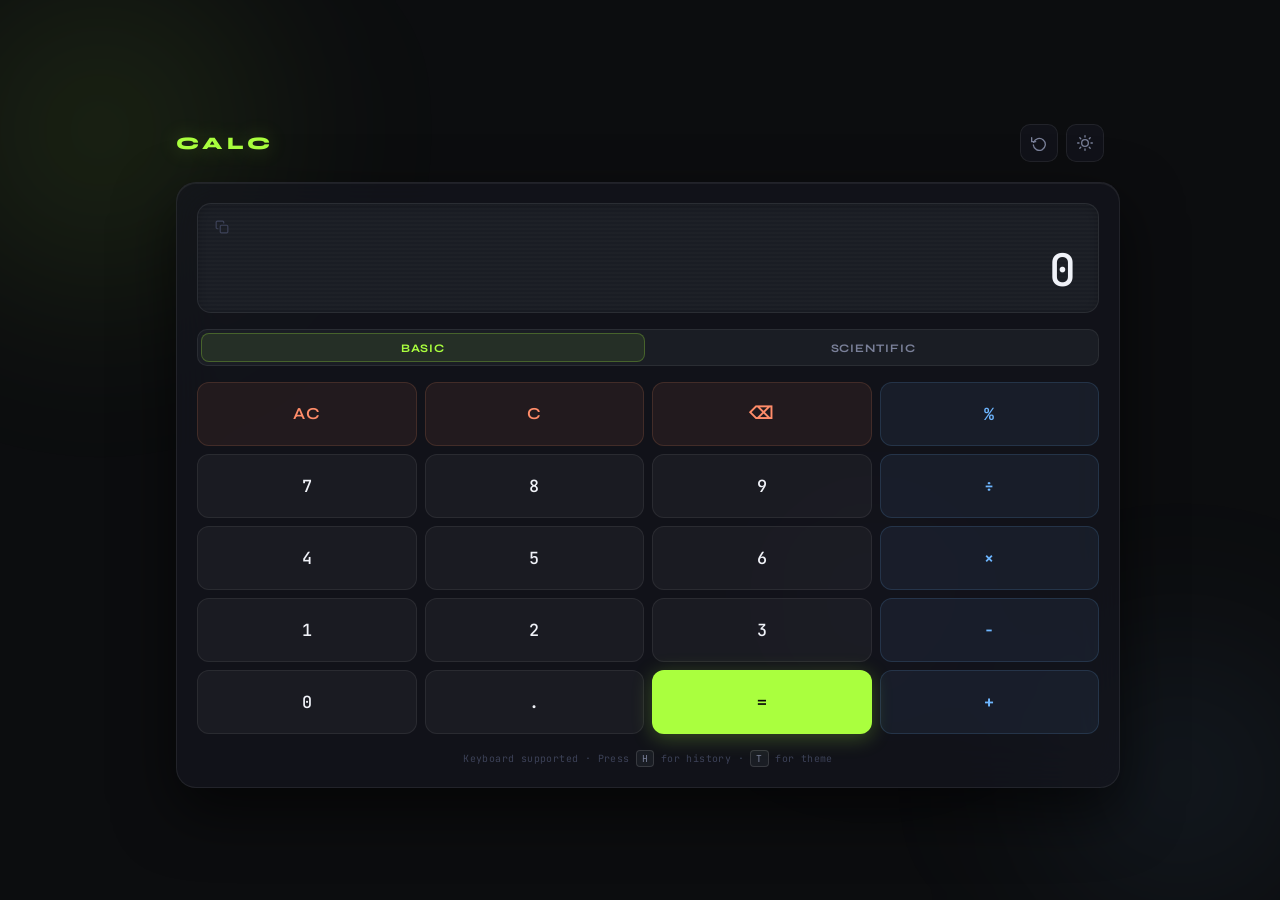
<file: index.html>
<!DOCTYPE html>
<html lang="en" data-theme="dark">
<head>
  <meta charset="UTF-8" />
  <meta name="viewport" content="width=device-width, initial-scale=1.0" />
  <title>CALC — Scientific Calculator</title>
  <link rel="stylesheet" href="style.css" />
  <!-- Google Fonts: Syne (display) + JetBrains Mono (numbers) -->
  <link rel="preconnect" href="https://fonts.googleapis.com" />
  <link rel="preconnect" href="https://fonts.gstatic.com" crossorigin />
  <link href="https://fonts.googleapis.com/css2?family=Syne:wght@400;600;700;800&family=JetBrains+Mono:wght@300;400;500;600&display=swap" rel="stylesheet" />
</head>
<body>
  <!-- Ambient background orbs -->
  <div class="bg-orb orb-1"></div>
  <div class="bg-orb orb-2"></div>
  <div class="bg-orb orb-3"></div>

  <div class="app-wrapper">

    <!-- ── TOP BAR ─────────────────────────────────── -->
    <header class="top-bar">
      <span class="logo">CALC</span>
      <div class="top-actions">
        <!-- History toggle -->
        <button class="icon-btn" id="historyToggle" title="History (H)" aria-label="Toggle history">
          <svg viewBox="0 0 24 24" fill="none" stroke="currentColor" stroke-width="2" stroke-linecap="round" stroke-linejoin="round">
            <polyline points="1 4 1 10 7 10"/><path d="M3.51 15a9 9 0 1 0 .49-3.87"/>
          </svg>
        </button>
        <!-- Theme toggle -->
        <button class="icon-btn" id="themeToggle" title="Toggle theme (T)" aria-label="Toggle theme">
          <svg class="icon-moon" viewBox="0 0 24 24" fill="none" stroke="currentColor" stroke-width="2" stroke-linecap="round" stroke-linejoin="round">
            <path d="M21 12.79A9 9 0 1 1 11.21 3 7 7 0 0 0 21 12.79z"/>
          </svg>
          <svg class="icon-sun" viewBox="0 0 24 24" fill="none" stroke="currentColor" stroke-width="2" stroke-linecap="round" stroke-linejoin="round">
            <circle cx="12" cy="12" r="5"/><line x1="12" y1="1" x2="12" y2="3"/><line x1="12" y1="21" x2="12" y2="23"/>
            <line x1="4.22" y1="4.22" x2="5.64" y2="5.64"/><line x1="18.36" y1="18.36" x2="19.78" y2="19.78"/>
            <line x1="1" y1="12" x2="3" y2="12"/><line x1="21" y1="12" x2="23" y2="12"/>
            <line x1="4.22" y1="19.78" x2="5.64" y2="18.36"/><line x1="18.36" y1="5.64" x2="19.78" y2="4.22"/>
          </svg>
        </button>
      </div>
    </header>

    <main class="calc-layout">

      <!-- ── HISTORY PANEL ───────────────────────────── -->
      <aside class="history-panel" id="historyPanel" aria-label="Calculation history">
        <div class="history-header">
          <span>History</span>
          <button class="clear-history-btn" id="clearHistory" title="Clear history">Clear</button>
        </div>
        <ul class="history-list" id="historyList">
          <li class="history-empty">No history yet</li>
        </ul>
      </aside>

      <!-- ── CALCULATOR BODY ─────────────────────────── -->
      <section class="calculator" role="main" aria-label="Calculator">

        <!-- Display -->
        <div class="display" aria-live="polite" aria-atomic="true">
          <div class="display-expression" id="expression" aria-label="Expression"></div>
          <div class="display-result" id="result" aria-label="Result">0</div>
          <button class="copy-btn" id="copyBtn" title="Copy result (Ctrl+C)" aria-label="Copy result">
            <svg viewBox="0 0 24 24" fill="none" stroke="currentColor" stroke-width="2" stroke-linecap="round" stroke-linejoin="round">
              <rect x="9" y="9" width="13" height="13" rx="2" ry="2"/><path d="M5 15H4a2 2 0 0 1-2-2V4a2 2 0 0 1 2-2h9a2 2 0 0 1 2 2v1"/>
            </svg>
            <span class="copy-tooltip">Copied!</span>
          </button>
        </div>

        <!-- Scientific mode toggle -->
        <div class="mode-bar">
          <button class="mode-btn active" id="basicMode" data-mode="basic">Basic</button>
          <button class="mode-btn" id="sciMode" data-mode="scientific">Scientific</button>
        </div>

        <!-- Scientific Panel -->
        <div class="sci-panel" id="sciPanel" aria-label="Scientific functions">
          <button class="btn btn-sci" data-action="sin">sin</button>
          <button class="btn btn-sci" data-action="cos">cos</button>
          <button class="btn btn-sci" data-action="tan">tan</button>
          <button class="btn btn-sci" data-action="log">log</button>
          <button class="btn btn-sci" data-action="ln">ln</button>
          <button class="btn btn-sci" data-action="sqrt">√</button>
          <button class="btn btn-sci" data-action="square">x²</button>
          <button class="btn btn-sci" data-action="power">xʸ</button>
          <button class="btn btn-sci" data-action="factorial">n!</button>
          <button class="btn btn-sci" data-action="pi">π</button>
          <button class="btn btn-sci" data-action="euler">e</button>
          <button class="btn btn-sci" data-action="inverse">1/x</button>
        </div>

        <!-- Main Button Grid -->
        <div class="btn-grid" id="btnGrid">
          <!-- Row 1 -->
          <button class="btn btn-util" data-action="ac">AC</button>
          <button class="btn btn-util" data-action="clear">C</button>
          <button class="btn btn-util" data-action="backspace">⌫</button>
          <button class="btn btn-op" data-action="percent">%</button>

          <!-- Row 2 -->
          <button class="btn btn-num" data-action="7">7</button>
          <button class="btn btn-num" data-action="8">8</button>
          <button class="btn btn-num" data-action="9">9</button>
          <button class="btn btn-op" data-action="divide">÷</button>

          <!-- Row 3 -->
          <button class="btn btn-num" data-action="4">4</button>
          <button class="btn btn-num" data-action="5">5</button>
          <button class="btn btn-num" data-action="6">6</button>
          <button class="btn btn-op" data-action="multiply">×</button>

          <!-- Row 4 -->
          <button class="btn btn-num" data-action="1">1</button>
          <button class="btn btn-num" data-action="2">2</button>
          <button class="btn btn-num" data-action="3">3</button>
          <button class="btn btn-op" data-action="subtract">−</button>

          <!-- Row 5 -->
          <button class="btn btn-num btn-zero" data-action="0">0</button>
          <button class="btn btn-num" data-action="decimal">.</button>
          <button class="btn btn-eq" data-action="equals">=</button>
          <button class="btn btn-op" data-action="add">+</button>
        </div>

        <!-- Keyboard hint -->
        <p class="keyboard-hint">Keyboard supported · Press <kbd>H</kbd> for history · <kbd>T</kbd> for theme</p>
      </section>

    </main>
  </div>

  <script src="script.js"></script>
</body>
</html>
</file>
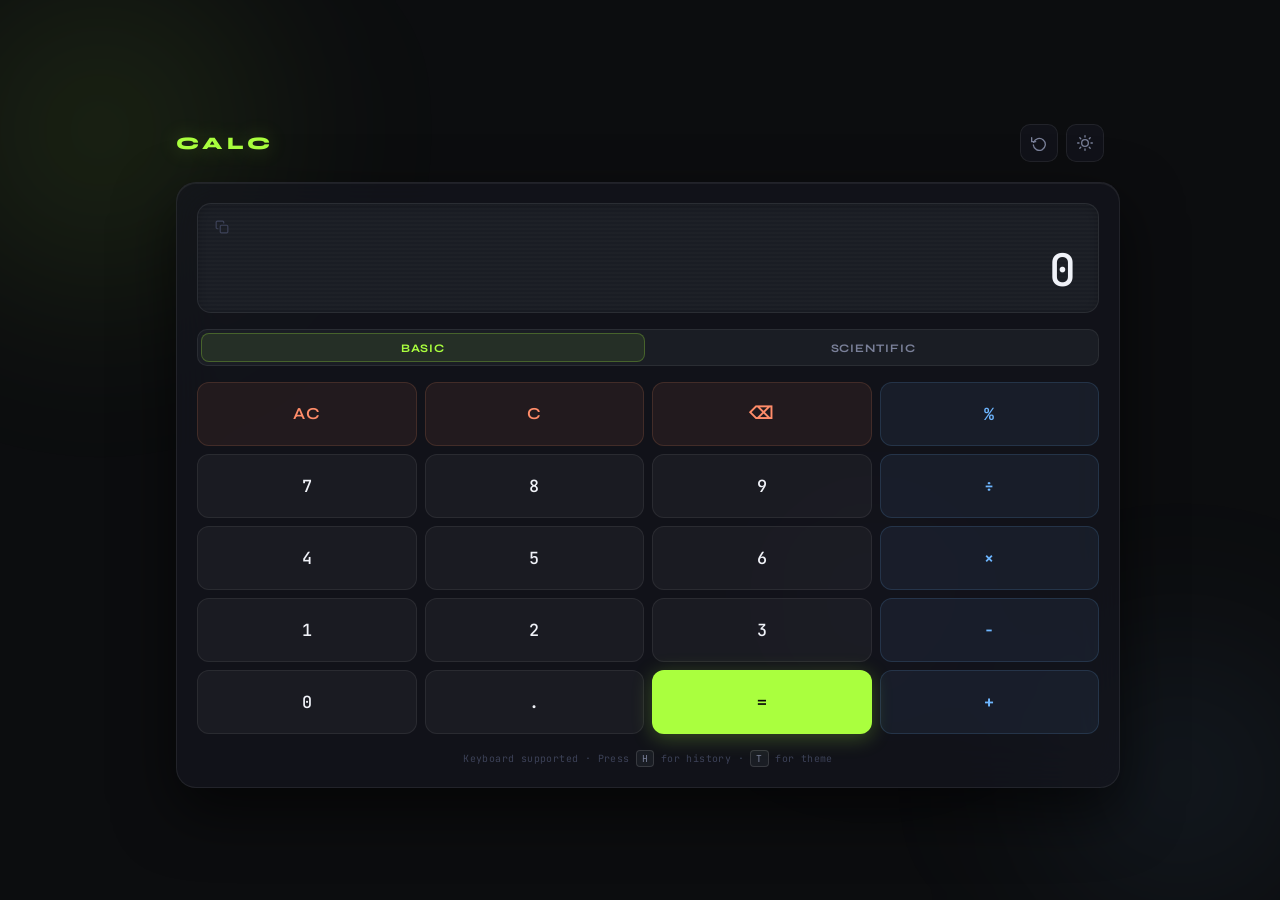
<file: Calculator/index.html>
<!DOCTYPE html>
<html lang="en" data-theme="dark">
<head>
  <meta charset="UTF-8" />
  <meta name="viewport" content="width=device-width, initial-scale=1.0" />
  <title>CALC — Scientific Calculator</title>
  <link rel="stylesheet" href="style.css" />
  <!-- Google Fonts: Syne (display) + JetBrains Mono (numbers) -->
  <link rel="preconnect" href="https://fonts.googleapis.com" />
  <link rel="preconnect" href="https://fonts.gstatic.com" crossorigin />
  <link href="https://fonts.googleapis.com/css2?family=Syne:wght@400;600;700;800&family=JetBrains+Mono:wght@300;400;500;600&display=swap" rel="stylesheet" />
</head>
<body>
  <!-- Ambient background orbs -->
  <div class="bg-orb orb-1"></div>
  <div class="bg-orb orb-2"></div>
  <div class="bg-orb orb-3"></div>

  <div class="app-wrapper">

    <!-- TOP BAR -->
    <header class="top-bar">
      <span class="logo">CALC</span>
      <div class="top-actions">
        <!-- History toggle -->
        <button class="icon-btn" id="historyToggle" title="History (H)" aria-label="Toggle history">
          <svg viewBox="0 0 24 24" fill="none" stroke="currentColor" stroke-width="2" stroke-linecap="round" stroke-linejoin="round">
            <polyline points="1 4 1 10 7 10"/><path d="M3.51 15a9 9 0 1 0 .49-3.87"/>
          </svg>
        </button>
        <!-- Theme toggle -->
        <button class="icon-btn" id="themeToggle" title="Toggle theme (T)" aria-label="Toggle theme">
          <svg class="icon-moon" viewBox="0 0 24 24" fill="none" stroke="currentColor" stroke-width="2" stroke-linecap="round" stroke-linejoin="round">
            <path d="M21 12.79A9 9 0 1 1 11.21 3 7 7 0 0 0 21 12.79z"/>
          </svg>
          <svg class="icon-sun" viewBox="0 0 24 24" fill="none" stroke="currentColor" stroke-width="2" stroke-linecap="round" stroke-linejoin="round">
            <circle cx="12" cy="12" r="5"/><line x1="12" y1="1" x2="12" y2="3"/><line x1="12" y1="21" x2="12" y2="23"/>
            <line x1="4.22" y1="4.22" x2="5.64" y2="5.64"/><line x1="18.36" y1="18.36" x2="19.78" y2="19.78"/>
            <line x1="1" y1="12" x2="3" y2="12"/><line x1="21" y1="12" x2="23" y2="12"/>
            <line x1="4.22" y1="19.78" x2="5.64" y2="18.36"/><line x1="18.36" y1="5.64" x2="19.78" y2="4.22"/>
          </svg>
        </button>
      </div>
    </header>

    <main class="calc-layout">

      <!--  HISTORY PANEL  -->
      <aside class="history-panel" id="historyPanel" aria-label="Calculation history">
        <div class="history-header">
          <span>History</span>
          <button class="clear-history-btn" id="clearHistory" title="Clear history">Clear</button>
        </div>
        <ul class="history-list" id="historyList">
          <li class="history-empty">No history yet</li>
        </ul>
      </aside>

      <!--  CALCULATOR BODY  -->
      <section class="calculator" role="main" aria-label="Calculator">

        <!-- Display -->
        <div class="display" aria-live="polite" aria-atomic="true">
          <div class="display-expression" id="expression" aria-label="Expression"></div>
          <div class="display-result" id="result" aria-label="Result">0</div>
          <button class="copy-btn" id="copyBtn" title="Copy result (Ctrl+C)" aria-label="Copy result">
            <svg viewBox="0 0 24 24" fill="none" stroke="currentColor" stroke-width="2" stroke-linecap="round" stroke-linejoin="round">
              <rect x="9" y="9" width="13" height="13" rx="2" ry="2"/><path d="M5 15H4a2 2 0 0 1-2-2V4a2 2 0 0 1 2-2h9a2 2 0 0 1 2 2v1"/>
            </svg>
            <span class="copy-tooltip">Copied!</span>
          </button>
        </div>

        <!-- Scientific mode toggle -->
        <div class="mode-bar">
          <button class="mode-btn active" id="basicMode" data-mode="basic">Basic</button>
          <button class="mode-btn" id="sciMode" data-mode="scientific">Scientific</button>
        </div>

        <!-- Scientific Panel -->
        <div class="sci-panel" id="sciPanel" aria-label="Scientific functions">
          <button class="btn btn-sci" data-action="sin">sin</button>
          <button class="btn btn-sci" data-action="cos">cos</button>
          <button class="btn btn-sci" data-action="tan">tan</button>
          <button class="btn btn-sci" data-action="log">log</button>
          <button class="btn btn-sci" data-action="ln">ln</button>
          <button class="btn btn-sci" data-action="sqrt">√</button>
          <button class="btn btn-sci" data-action="square">x²</button>
          <button class="btn btn-sci" data-action="power">xʸ</button>
          <button class="btn btn-sci" data-action="factorial">n!</button>
          <button class="btn btn-sci" data-action="pi">π</button>
          <button class="btn btn-sci" data-action="euler">e</button>
          <button class="btn btn-sci" data-action="inverse">1/x</button>
        </div>

        <!-- Main Button Grid -->
        <div class="btn-grid" id="btnGrid">
          <!-- Row 1 -->
          <button class="btn btn-util" data-action="ac">AC</button>
          <button class="btn btn-util" data-action="clear">C</button>
          <button class="btn btn-util" data-action="backspace">⌫</button>
          <button class="btn btn-op" data-action="percent">%</button>

          <!-- Row 2 -->
          <button class="btn btn-num" data-action="7">7</button>
          <button class="btn btn-num" data-action="8">8</button>
          <button class="btn btn-num" data-action="9">9</button>
          <button class="btn btn-op" data-action="divide">÷</button>

          <!-- Row 3 -->
          <button class="btn btn-num" data-action="4">4</button>
          <button class="btn btn-num" data-action="5">5</button>
          <button class="btn btn-num" data-action="6">6</button>
          <button class="btn btn-op" data-action="multiply">×</button>

          <!-- Row 4 -->
          <button class="btn btn-num" data-action="1">1</button>
          <button class="btn btn-num" data-action="2">2</button>
          <button class="btn btn-num" data-action="3">3</button>
          <button class="btn btn-op" data-action="subtract">−</button>

          <!-- Row 5 -->
          <button class="btn btn-num btn-zero" data-action="0">0</button>
          <button class="btn btn-num" data-action="decimal">.</button>
          <button class="btn btn-eq" data-action="equals">=</button>
          <button class="btn btn-op" data-action="add">+</button>
        </div>

        <!-- Keyboard hint -->
        <p class="keyboard-hint">Keyboard supported · Press <kbd>H</kbd> for history · <kbd>T</kbd> for theme</p>
      </section>

    </main>
  </div>

  <script src="script.js"></script>
</body>
</html>
</file>
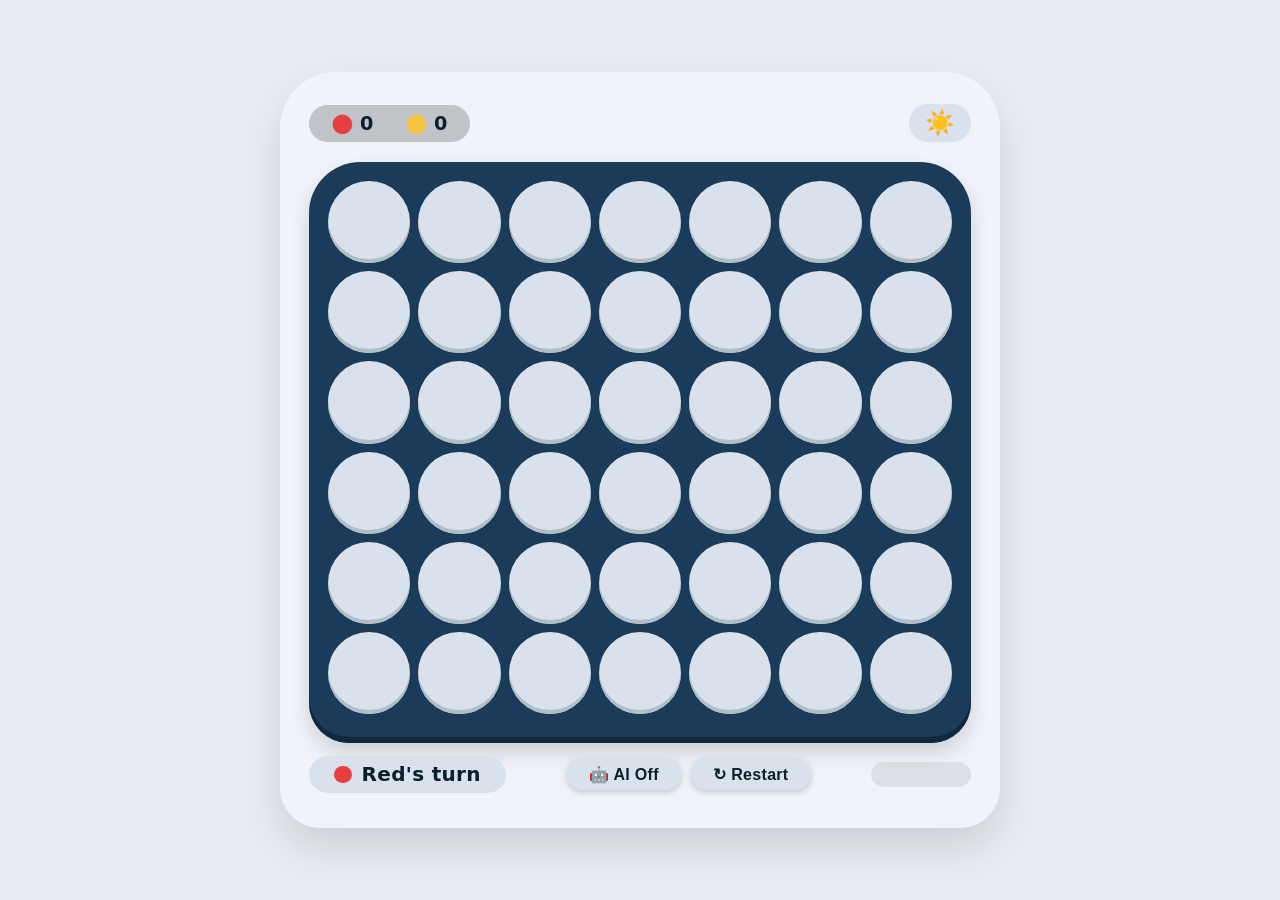
<file: Connect4Game/index.html>
<!DOCTYPE html>
<html lang="en">
<head>
    <meta charset="UTF-8" />
    <meta name="viewport" content="width=device-width, initial-scale=1.0" />
    <title>Connect Four</title>
    <link rel="stylesheet" href="style.css" />
</head>
<body>
    <div class="game-container" id="app">
        <div class="top-bar">
            <div class="scoreboard">
                <span class="red-score" id="redScoreDisplay">0</span>
                <span class="yellow-score" id="yellowScoreDisplay">0</span>
            </div>
            <button class="theme-toggle" id="themeToggle" aria-label="Toggle theme">🌙</button>
        </div>
        <div class="board-wrapper">
            <div class="board" id="board"></div>
        </div>
        <div class="status-area">
            <div class="turn-indicator" id="turnIndicator">
                <span class="turn-dot red-dot" id="turnDot"></span>
                <span id="turnText">Red's turn</span>
            </div>
            <div class="btn-group">
                <button class="btn btn-ai" id="aiToggle">🤖 AI Off</button>
                <button class="btn" id="restartBtn">↻ Restart</button>
            </div>
            <div class="message" id="message">&nbsp;</div>
        </div>
    </div>
    <script src="script.js"></script>
</body>
</html>
</file>
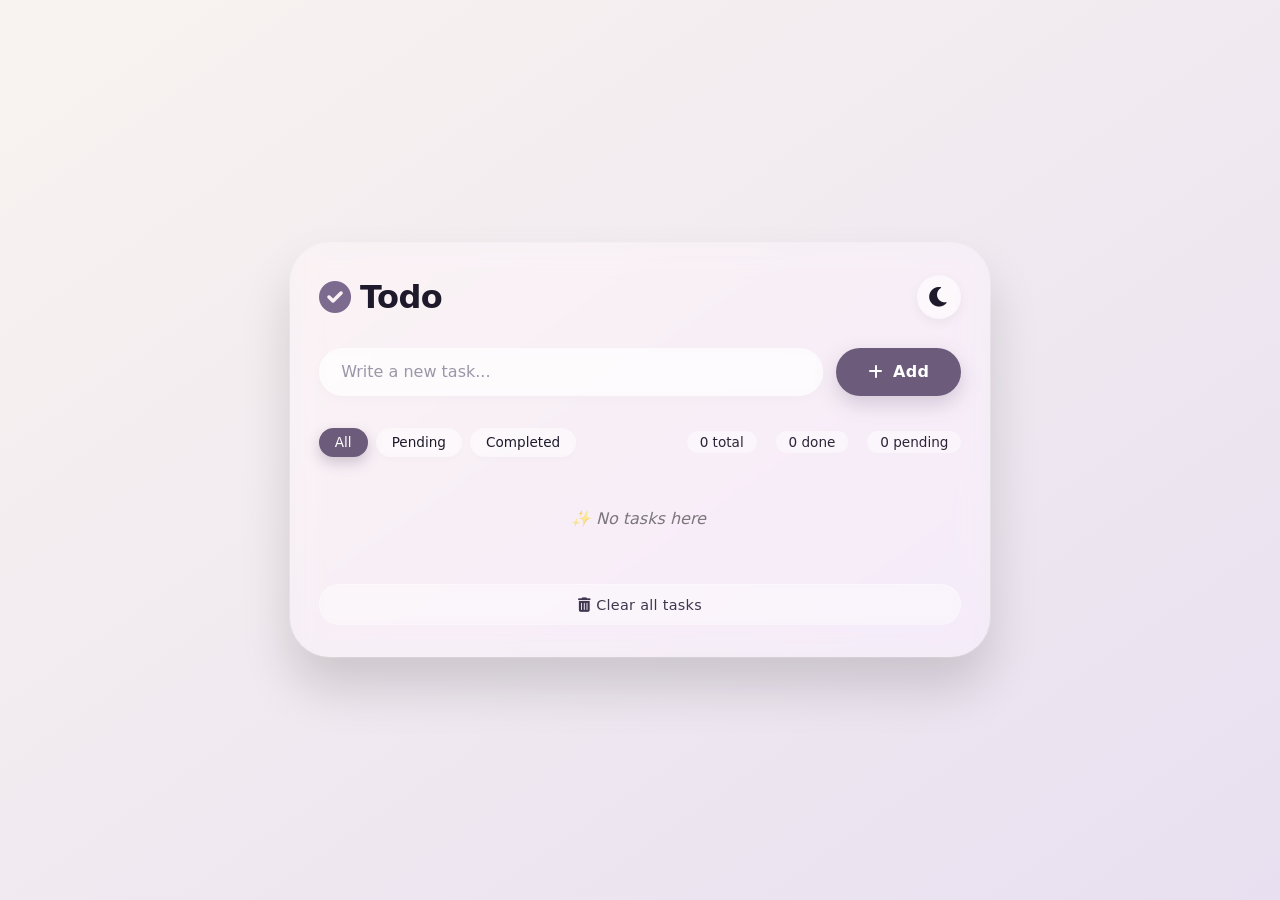
<file: TodoList/index.html>
<!-- index.html -->
<!DOCTYPE html>
<html lang="en">
<head>
  <meta charset="UTF-8" />
  <meta name="viewport" content="width=device-width, initial-scale=1.0" />
  <title>✨ Todo List</title>
  <link rel="stylesheet" href="https://cdnjs.cloudflare.com/ajax/libs/font-awesome/6.0.0-beta3/css/all.min.css" />
  <link rel="stylesheet" href="style.css" />
</head>
<body>
  <div class="todo-app" id="app">
    <div class="app-header">
      <h1><i class="fas fa-check-circle" style="color: #7d6b8f;"></i> Todo</h1>
      <button class="dark-toggle" id="darkModeToggle">
        <i class="fas fa-moon"></i>
      </button>
    </div>

    <div class="add-task">
      <input type="text" id="taskInput" placeholder="Write a new task..." />
      <button id="addTaskBtn"><i class="fas fa-plus"></i> Add</button>
    </div>

    <div class="filter-bar">
      <div class="filter-group">
        <button class="filter-btn active" data-filter="all">All</button>
        <button class="filter-btn" data-filter="pending">Pending</button>
        <button class="filter-btn" data-filter="completed">Completed</button>
      </div>
      <div class="task-counter" id="taskCounter">
        <span id="totalTasks">0 total</span>
        <span id="completedTasks">0 done</span>
        <span id="pendingTasks">0 pending</span>
      </div>
    </div>

    <ul class="task-list" id="taskList"></ul>

    <button class="clear-all" id="clearAllBtn"><i class="fas fa-trash-alt"></i> Clear all tasks</button>
  </div>

  <script src="script.js"></script>
</body>
</html>
</file>
<file: style.css>
/* ═══════════════════════════════════════════════════════════════
   CALC — Scientific Calculator  |  style.css
   Aesthetic: Dark-first refined glassmorphism with acid-green accent
   Fonts: Syne (display) + JetBrains Mono (numeric)
   ═══════════════════════════════════════════════════════════════ */

/* ── 1. DESIGN TOKENS ─────────────────────────────────────────── */
:root {
  /* Dark theme (default) */
  --bg-base:        #0c0d0f;
  --bg-surface:     #13151a;
  --bg-raised:      #1a1d24;
  --bg-glass:       rgba(20, 22, 30, 0.70);
  --bg-glass-hover: rgba(30, 33, 44, 0.85);

  --text-primary:   #f0f2f8;
  --text-secondary: #7a8099;
  --text-dim:       #3d4258;

  --accent:         #aaff3e;      /* acid-green */
  --accent-glow:    rgba(170, 255, 62, 0.25);
  --accent-dim:     rgba(170, 255, 62, 0.08);

  --op-color:       #6eb6ff;      /* operator blue */
  --op-glow:        rgba(110, 182, 255, 0.18);
  --op-bg:          rgba(110, 182, 255, 0.07);

  --util-color:     #ff8c69;      /* utility orange */
  --util-glow:      rgba(255, 140, 105, 0.2);
  --util-bg:        rgba(255, 140, 105, 0.07);

  --num-bg:         rgba(255, 255, 255, 0.04);
  --num-bg-hover:   rgba(255, 255, 255, 0.09);

  --border:         rgba(255, 255, 255, 0.07);
  --border-strong:  rgba(255, 255, 255, 0.13);
  --shadow-deep:    0 24px 60px rgba(0, 0, 0, 0.6);
  --shadow-btn:     0 4px 12px rgba(0, 0, 0, 0.35);
  --radius-card:    20px;
  --radius-btn:     12px;

  /* Orb colours */
  --orb1: rgba(170, 255, 62,  0.12);
  --orb2: rgba(110, 182, 255, 0.10);
  --orb3: rgba(180, 80,  255, 0.08);

  --transition: 0.18s cubic-bezier(0.34, 1.56, 0.64, 1);
  --transition-fast: 0.12s ease;
}

/* Light theme overrides */
[data-theme="light"] {
  --bg-base:        #eef0f6;
  --bg-surface:     #f7f8fc;
  --bg-raised:      #ffffff;
  --bg-glass:       rgba(255, 255, 255, 0.72);
  --bg-glass-hover: rgba(255, 255, 255, 0.90);

  --text-primary:   #12141a;
  --text-secondary: #5a6070;
  --text-dim:       #b0b6c8;

  --accent:         #3d9900;
  --accent-glow:    rgba(61, 153, 0, 0.18);
  --accent-dim:     rgba(61, 153, 0, 0.06);

  --op-color:       #1866cc;
  --op-glow:        rgba(24, 102, 204, 0.14);
  --op-bg:          rgba(24, 102, 204, 0.06);

  --util-color:     #c0420a;
  --util-glow:      rgba(192, 66, 10, 0.14);
  --util-bg:        rgba(192, 66, 10, 0.06);

  --num-bg:         rgba(0, 0, 0, 0.04);
  --num-bg-hover:   rgba(0, 0, 0, 0.08);

  --border:         rgba(0, 0, 0, 0.08);
  --border-strong:  rgba(0, 0, 0, 0.14);
  --shadow-deep:    0 24px 60px rgba(0, 0, 0, 0.12);
  --shadow-btn:     0 4px 12px rgba(0, 0, 0, 0.08);

  --orb1: rgba(61,  153, 0,   0.07);
  --orb2: rgba(24,  102, 204, 0.07);
  --orb3: rgba(140, 50,  200, 0.05);
}

/* ── 2. RESET & BASE ──────────────────────────────────────────── */
*, *::before, *::after { box-sizing: border-box; margin: 0; padding: 0; }

html { font-size: 16px; -webkit-font-smoothing: antialiased; }

body {
  font-family: 'Syne', sans-serif;
  background: var(--bg-base);
  color: var(--text-primary);
  min-height: 100vh;
  display: flex;
  align-items: center;
  justify-content: center;
  overflow-x: hidden;
  transition: background 0.4s ease, color 0.4s ease;
  padding: 1rem;
}

/* ── 3. AMBIENT BACKGROUND ORBS ─────────────────────────────── */
.bg-orb {
  position: fixed;
  border-radius: 50%;
  filter: blur(80px);
  pointer-events: none;
  z-index: 0;
  animation: orbDrift 14s ease-in-out infinite alternate;
}

.orb-1 {
  width: 500px; height: 500px;
  background: radial-gradient(circle, var(--orb1), transparent 70%);
  top: -120px; left: -150px;
  animation-duration: 16s;
}

.orb-2 {
  width: 400px; height: 400px;
  background: radial-gradient(circle, var(--orb2), transparent 70%);
  bottom: -80px; right: -100px;
  animation-duration: 20s;
  animation-direction: alternate-reverse;
}

.orb-3 {
  width: 300px; height: 300px;
  background: radial-gradient(circle, var(--orb3), transparent 70%);
  top: 50%; right: 20%;
  animation-duration: 24s;
}

@keyframes orbDrift {
  from { transform: translate(0, 0) scale(1); }
  to   { transform: translate(30px, 20px) scale(1.08); }
}

/* ── 4. APP WRAPPER ──────────────────────────────────────────── */
.app-wrapper {
  position: relative;
  z-index: 1;
  width: 100%;
  max-width: 960px;
  display: flex;
  flex-direction: column;
  gap: 0;
}

/* ── 5. TOP BAR ──────────────────────────────────────────────── */
.top-bar {
  display: flex;
  align-items: center;
  justify-content: space-between;
  padding: 0.75rem 1rem;
  margin-bottom: 0.5rem;
}

.logo {
  font-family: 'Syne', sans-serif;
  font-weight: 800;
  font-size: 1.1rem;
  letter-spacing: 0.25em;
  color: var(--accent);
  text-shadow: 0 0 20px var(--accent-glow);
}

.top-actions { display: flex; gap: 0.5rem; }

.icon-btn {
  display: flex; align-items: center; justify-content: center;
  width: 38px; height: 38px;
  background: var(--bg-glass);
  border: 1px solid var(--border);
  border-radius: 10px;
  cursor: pointer;
  color: var(--text-secondary);
  backdrop-filter: blur(12px);
  -webkit-backdrop-filter: blur(12px);
  transition: color var(--transition-fast), background var(--transition-fast), border-color var(--transition-fast);
}

.icon-btn svg { width: 16px; height: 16px; }

.icon-btn:hover {
  color: var(--text-primary);
  background: var(--bg-glass-hover);
  border-color: var(--border-strong);
}

/* Show correct icon per theme */
[data-theme="dark"] .icon-sun  { display: block; }
[data-theme="dark"] .icon-moon { display: none;  }
[data-theme="light"] .icon-sun  { display: none;  }
[data-theme="light"] .icon-moon { display: block; }

/* ── 6. LAYOUT ───────────────────────────────────────────────── */
.calc-layout {
  display: flex;
  gap: 1rem;
  align-items: flex-start;
}

/* ── 7. HISTORY PANEL ────────────────────────────────────────── */
.history-panel {
  flex: 0 0 240px;
  background: var(--bg-glass);
  border: 1px solid var(--border);
  border-radius: var(--radius-card);
  backdrop-filter: blur(20px);
  -webkit-backdrop-filter: blur(20px);
  overflow: hidden;
  display: flex;
  flex-direction: column;
  max-height: 520px;
  box-shadow: var(--shadow-deep);
  transform: translateX(0);
  transition: opacity 0.3s ease, transform 0.3s ease;
}

.history-panel.hidden {
  opacity: 0;
  pointer-events: none;
  transform: translateX(-20px);
  flex: 0 0 0;
  width: 0;
  min-width: 0;
  overflow: hidden;
  border: none;
}

.history-header {
  display: flex;
  align-items: center;
  justify-content: space-between;
  padding: 1rem 1.2rem 0.8rem;
  border-bottom: 1px solid var(--border);
  font-family: 'Syne', sans-serif;
  font-size: 0.75rem;
  font-weight: 700;
  letter-spacing: 0.12em;
  color: var(--text-secondary);
  text-transform: uppercase;
}

.clear-history-btn {
  background: none;
  border: none;
  cursor: pointer;
  font-family: 'Syne', sans-serif;
  font-size: 0.7rem;
  color: var(--util-color);
  letter-spacing: 0.05em;
  padding: 2px 6px;
  border-radius: 6px;
  transition: background var(--transition-fast);
}
.clear-history-btn:hover { background: var(--util-bg); }

.history-list {
  list-style: none;
  overflow-y: auto;
  flex: 1;
  padding: 0.5rem;
  scrollbar-width: thin;
  scrollbar-color: var(--border) transparent;
}

.history-list::-webkit-scrollbar { width: 4px; }
.history-list::-webkit-scrollbar-thumb {
  background: var(--border-strong);
  border-radius: 4px;
}

.history-item {
  padding: 0.65rem 0.8rem;
  border-radius: 10px;
  cursor: pointer;
  transition: background var(--transition-fast);
  border: 1px solid transparent;
}

.history-item:hover {
  background: var(--num-bg-hover);
  border-color: var(--border);
}

.history-item .h-expr {
  font-family: 'JetBrains Mono', monospace;
  font-size: 0.68rem;
  color: var(--text-secondary);
  word-break: break-all;
  line-height: 1.4;
}

.history-item .h-result {
  font-family: 'JetBrains Mono', monospace;
  font-size: 0.95rem;
  font-weight: 600;
  color: var(--accent);
  margin-top: 2px;
}

.history-empty {
  font-size: 0.8rem;
  color: var(--text-dim);
  text-align: center;
  padding: 2rem 1rem;
  font-family: 'JetBrains Mono', monospace;
}

/* ── 8. CALCULATOR CARD ─────────────────────────────────────── */
.calculator {
  flex: 1;
  background: var(--bg-glass);
  border: 1px solid var(--border);
  border-radius: var(--radius-card);
  backdrop-filter: blur(24px);
  -webkit-backdrop-filter: blur(24px);
  box-shadow: var(--shadow-deep), inset 0 1px 0 rgba(255,255,255,0.06);
  padding: 1.25rem;
  display: flex;
  flex-direction: column;
  gap: 1rem;
}

/* ── 9. DISPLAY ──────────────────────────────────────────────── */
.display {
  background: var(--bg-raised);
  border: 1px solid var(--border);
  border-radius: 14px;
  padding: 1.2rem 1.4rem 1rem;
  min-height: 110px;
  display: flex;
  flex-direction: column;
  justify-content: flex-end;
  align-items: flex-end;
  position: relative;
  overflow: hidden;
  box-shadow: inset 0 2px 8px rgba(0,0,0,0.2);
}

/* Subtle scanline texture */
.display::before {
  content: '';
  position: absolute;
  inset: 0;
  background: repeating-linear-gradient(
    0deg,
    transparent,
    transparent 2px,
    rgba(255,255,255,0.015) 2px,
    rgba(255,255,255,0.015) 4px
  );
  pointer-events: none;
}

.display-expression {
  font-family: 'JetBrains Mono', monospace;
  font-size: 0.8rem;
  color: var(--text-secondary);
  min-height: 1.2em;
  word-break: break-all;
  text-align: right;
  line-height: 1.5;
  transition: color 0.2s;
  max-width: 100%;
  overflow: hidden;
  text-overflow: ellipsis;
  white-space: nowrap;
}

.display-result {
  font-family: 'JetBrains Mono', monospace;
  font-size: 2.6rem;
  font-weight: 500;
  color: var(--text-primary);
  text-align: right;
  word-break: break-all;
  line-height: 1.2;
  transition: font-size 0.15s, color 0.2s;
  max-width: 100%;
}

/* Shrink when long */
.display-result.shrink   { font-size: 1.9rem; }
.display-result.shrink2  { font-size: 1.4rem; }

.display-result.error { color: var(--util-color); }

/* Copy button */
.copy-btn {
  position: absolute;
  top: 0.7rem;
  left: 0.8rem;
  display: flex; align-items: center;
  background: none;
  border: none;
  cursor: pointer;
  color: var(--text-dim);
  transition: color var(--transition-fast);
  padding: 4px;
  border-radius: 6px;
}

.copy-btn svg { width: 14px; height: 14px; }

.copy-btn:hover { color: var(--accent); }

.copy-tooltip {
  position: absolute;
  left: 28px;
  top: 2px;
  font-family: 'Syne', sans-serif;
  font-size: 0.65rem;
  font-weight: 600;
  letter-spacing: 0.06em;
  background: var(--accent);
  color: #0a0a0a;
  padding: 2px 7px;
  border-radius: 6px;
  white-space: nowrap;
  opacity: 0;
  pointer-events: none;
  transform: translateY(2px);
  transition: opacity 0.2s, transform 0.2s;
}

.copy-tooltip.show {
  opacity: 1;
  transform: translateY(0);
}

/* ── 10. MODE BAR ────────────────────────────────────────────── */
.mode-bar {
  display: flex;
  gap: 0.4rem;
  background: var(--bg-raised);
  border: 1px solid var(--border);
  border-radius: 10px;
  padding: 3px;
}

.mode-btn {
  flex: 1;
  padding: 0.45rem 0;
  border: none;
  border-radius: 8px;
  background: transparent;
  cursor: pointer;
  font-family: 'Syne', sans-serif;
  font-size: 0.72rem;
  font-weight: 700;
  letter-spacing: 0.08em;
  color: var(--text-secondary);
  transition: background var(--transition-fast), color var(--transition-fast);
  text-transform: uppercase;
}

.mode-btn.active {
  background: var(--accent-dim);
  color: var(--accent);
  box-shadow: inset 0 0 0 1px var(--accent-glow);
}

.mode-btn:not(.active):hover {
  background: var(--num-bg);
  color: var(--text-primary);
}

/* ── 11. SCIENTIFIC PANEL ────────────────────────────────────── */
.sci-panel {
  display: none;
  grid-template-columns: repeat(6, 1fr);
  gap: 0.4rem;
}

.sci-panel.visible { display: grid; }

/* ── 12. BUTTONS — shared ────────────────────────────────────── */
.btn {
  position: relative;
  display: flex;
  align-items: center;
  justify-content: center;
  border: 1px solid var(--border);
  border-radius: var(--radius-btn);
  cursor: pointer;
  font-family: 'Syne', sans-serif;
  font-weight: 600;
  font-size: 1rem;
  letter-spacing: 0.02em;
  padding: 0;
  height: 58px;
  user-select: none;
  transition:
    background var(--transition),
    transform var(--transition),
    box-shadow var(--transition),
    border-color var(--transition-fast);
  outline: none;
  overflow: hidden;
}

/* Ripple layer */
.btn::after {
  content: '';
  position: absolute;
  inset: 0;
  background: radial-gradient(circle at var(--rx, 50%) var(--ry, 50%), rgba(255,255,255,0.15), transparent 60%);
  opacity: 0;
  transition: opacity 0.4s;
}

.btn.ripple::after { opacity: 1; transition: opacity 0s; }
.btn.ripple { animation: rippleAnim 0.4s ease forwards; }

@keyframes rippleAnim {
  0%   { --fake: 0; }
  100% { --fake: 1; }
}

/* Active press */
.btn:active {
  transform: scale(0.93);
  box-shadow: none !important;
}

/* ── Number buttons ── */
.btn-num {
  background: var(--num-bg);
  color: var(--text-primary);
  font-family: 'JetBrains Mono', monospace;
  font-weight: 500;
  font-size: 1.05rem;
}
.btn-num:hover {
  background: var(--num-bg-hover);
  border-color: var(--border-strong);
  box-shadow: var(--shadow-btn);
}

/* Wide zero */
.btn-zero { grid-column: span 1; }

/* ── Operator buttons ── */
.btn-op {
  background: var(--op-bg);
  color: var(--op-color);
  border-color: rgba(110, 182, 255, 0.15);
  font-family: 'JetBrains Mono', monospace;
  font-size: 1.1rem;
}
.btn-op:hover {
  background: rgba(110, 182, 255, 0.14);
  border-color: rgba(110, 182, 255, 0.3);
  box-shadow: 0 4px 16px var(--op-glow);
}

/* ── Utility buttons (AC/C/⌫) ── */
.btn-util {
  background: var(--util-bg);
  color: var(--util-color);
  border-color: rgba(255, 140, 105, 0.15);
  font-size: 0.9rem;
  letter-spacing: 0.04em;
}
.btn-util:hover {
  background: rgba(255, 140, 105, 0.14);
  border-color: rgba(255, 140, 105, 0.3);
  box-shadow: 0 4px 16px var(--util-glow);
}

/* ── Equals button ── */
.btn-eq {
  background: var(--accent);
  color: #0a0a0a;
  border-color: transparent;
  font-size: 1.3rem;
  font-weight: 700;
  box-shadow: 0 4px 20px var(--accent-glow);
}
.btn-eq:hover {
  background: color-mix(in srgb, var(--accent) 88%, white);
  box-shadow: 0 6px 28px var(--accent-glow), 0 0 0 2px rgba(170,255,62,0.3);
  transform: translateY(-1px);
}
.btn-eq:active { transform: scale(0.93) translateY(0); }

/* ── Scientific mini buttons ── */
.btn-sci {
  background: var(--num-bg);
  color: var(--text-secondary);
  font-size: 0.72rem;
  letter-spacing: 0.04em;
  height: 40px;
  font-family: 'JetBrains Mono', monospace;
  font-weight: 400;
}
.btn-sci:hover {
  background: var(--accent-dim);
  color: var(--accent);
  border-color: var(--accent-glow);
  box-shadow: 0 2px 10px var(--accent-glow);
}

/* ── 13. MAIN BUTTON GRID ────────────────────────────────────── */
.btn-grid {
  display: grid;
  grid-template-columns: repeat(4, 1fr);
  gap: 0.5rem;
}

/* ── 14. KEYBOARD HINT ───────────────────────────────────────── */
.keyboard-hint {
  text-align: center;
  font-family: 'JetBrains Mono', monospace;
  font-size: 0.62rem;
  color: var(--text-dim);
  letter-spacing: 0.04em;
}

.keyboard-hint kbd {
  display: inline-block;
  background: var(--bg-raised);
  border: 1px solid var(--border-strong);
  border-radius: 4px;
  padding: 1px 5px;
  font-family: inherit;
  font-size: 0.6rem;
  color: var(--text-secondary);
}

/* ── 15. ANIMATIONS ──────────────────────────────────────────── */

/* Result pop on equals */
@keyframes resultPop {
  0%   { transform: scale(0.96); opacity: 0.7; }
  60%  { transform: scale(1.03); }
  100% { transform: scale(1);   opacity: 1;   }
}

.display-result.pop { animation: resultPop 0.3s cubic-bezier(0.34,1.56,0.64,1); }

/* Error shake */
@keyframes shake {
  0%,100% { transform: translateX(0); }
  20%     { transform: translateX(-8px); }
  40%     { transform: translateX(7px); }
  60%     { transform: translateX(-5px); }
  80%     { transform: translateX(4px); }
}

.display.shake { animation: shake 0.4s ease; }

/* ── 16. SCROLLBAR (global) ──────────────────────────────────── */
::-webkit-scrollbar { width: 5px; }
::-webkit-scrollbar-track { background: transparent; }
::-webkit-scrollbar-thumb { background: var(--border-strong); border-radius: 4px; }

/* ── 17. RESPONSIVE ─────────────────────────────────────────── */

/* Tablet – hide history panel by default, show via toggle */
@media (max-width: 768px) {
  body { padding: 0.75rem; }

  .calc-layout { flex-direction: column; gap: 0.75rem; }

  .history-panel {
    flex: none;
    width: 100%;
    max-height: 200px;
    transform: none !important;
  }

  .history-panel.hidden {
    display: none;
    transform: none !important;
    width: 0 !important;
  }

  .calculator { padding: 1rem; }

  .display { min-height: 95px; }
  .display-result { font-size: 2.2rem; }

  .btn { height: 54px; font-size: 0.95rem; }
  .btn-sci { height: 38px; font-size: 0.68rem; }

  .sci-panel { grid-template-columns: repeat(4, 1fr); }
}

@media (max-width: 420px) {
  .display-result { font-size: 2rem; }
  .btn { height: 50px; font-size: 0.88rem; }
  .btn-grid { gap: 0.4rem; }
  .sci-panel { grid-template-columns: repeat(4, 1fr); gap: 0.35rem; }
  .keyboard-hint { display: none; }

  .logo { font-size: 0.95rem; }
}

/* Wide screen – expand comfortably */
@media (min-width: 1024px) {
  .btn { height: 64px; font-size: 1.05rem; }
  .btn-sci { height: 44px; }
  .display-result { font-size: 2.8rem; }
}

/* Focus ring for accessibility */
.btn:focus-visible, .icon-btn:focus-visible {
  outline: 2px solid var(--accent);
  outline-offset: 2px;
}
</file>
<file: Calculator/style.css>
/* 
   CALC — Scientific Calculator  |  style.css
   Aesthetic: Dark-first refined glassmorphism with acid-green accent
   Fonts: Syne (display) + JetBrains Mono (numeric)
    */

/*  1. DESIGN TOKENS  */
:root {
  /* Dark theme (default) */
  --bg-base:        #0c0d0f;
  --bg-surface:     #13151a;
  --bg-raised:      #1a1d24;
  --bg-glass:       rgba(20, 22, 30, 0.70);
  --bg-glass-hover: rgba(30, 33, 44, 0.85);

  --text-primary:   #f0f2f8;
  --text-secondary: #7a8099;
  --text-dim:       #3d4258;

  --accent:         #aaff3e;      /* acid-green */
  --accent-glow:    rgba(170, 255, 62, 0.25);
  --accent-dim:     rgba(170, 255, 62, 0.08);

  --op-color:       #6eb6ff;      /* operator blue */
  --op-glow:        rgba(110, 182, 255, 0.18);
  --op-bg:          rgba(110, 182, 255, 0.07);

  --util-color:     #ff8c69;      /* utility orange */
  --util-glow:      rgba(255, 140, 105, 0.2);
  --util-bg:        rgba(255, 140, 105, 0.07);

  --num-bg:         rgba(255, 255, 255, 0.04);
  --num-bg-hover:   rgba(255, 255, 255, 0.09);

  --border:         rgba(255, 255, 255, 0.07);
  --border-strong:  rgba(255, 255, 255, 0.13);
  --shadow-deep:    0 24px 60px rgba(0, 0, 0, 0.6);
  --shadow-btn:     0 4px 12px rgba(0, 0, 0, 0.35);
  --radius-card:    20px;
  --radius-btn:     12px;

  /* Orb colours */
  --orb1: rgba(170, 255, 62,  0.12);
  --orb2: rgba(110, 182, 255, 0.10);
  --orb3: rgba(180, 80,  255, 0.08);

  --transition: 0.18s cubic-bezier(0.34, 1.56, 0.64, 1);
  --transition-fast: 0.12s ease;
}

/* Light theme overrides */
[data-theme="light"] {
  --bg-base:        #eef0f6;
  --bg-surface:     #f7f8fc;
  --bg-raised:      #ffffff;
  --bg-glass:       rgba(255, 255, 255, 0.72);
  --bg-glass-hover: rgba(255, 255, 255, 0.90);

  --text-primary:   #12141a;
  --text-secondary: #5a6070;
  --text-dim:       #b0b6c8;

  --accent:         #3d9900;
  --accent-glow:    rgba(61, 153, 0, 0.18);
  --accent-dim:     rgba(61, 153, 0, 0.06);

  --op-color:       #1866cc;
  --op-glow:        rgba(24, 102, 204, 0.14);
  --op-bg:          rgba(24, 102, 204, 0.06);

  --util-color:     #c0420a;
  --util-glow:      rgba(192, 66, 10, 0.14);
  --util-bg:        rgba(192, 66, 10, 0.06);

  --num-bg:         rgba(0, 0, 0, 0.04);
  --num-bg-hover:   rgba(0, 0, 0, 0.08);

  --border:         rgba(0, 0, 0, 0.08);
  --border-strong:  rgba(0, 0, 0, 0.14);
  --shadow-deep:    0 24px 60px rgba(0, 0, 0, 0.12);
  --shadow-btn:     0 4px 12px rgba(0, 0, 0, 0.08);

  --orb1: rgba(61,  153, 0,   0.07);
  --orb2: rgba(24,  102, 204, 0.07);
  --orb3: rgba(140, 50,  200, 0.05);
}

/*  2. RESET & BASE  */
*, *::before, *::after { box-sizing: border-box; margin: 0; padding: 0; }

html { font-size: 16px; -webkit-font-smoothing: antialiased; }

body {
  font-family: 'Syne', sans-serif;
  background: var(--bg-base);
  color: var(--text-primary);
  min-height: 100vh;
  display: flex;
  align-items: center;
  justify-content: center;
  overflow-x: hidden;
  transition: background 0.4s ease, color 0.4s ease;
  padding: 1rem;
}

/*  3. AMBIENT BACKGROUND ORBS  */
.bg-orb {
  position: fixed;
  border-radius: 50%;
  filter: blur(80px);
  pointer-events: none;
  z-index: 0;
  animation: orbDrift 14s ease-in-out infinite alternate;
}

.orb-1 {
  width: 500px; height: 500px;
  background: radial-gradient(circle, var(--orb1), transparent 70%);
  top: -120px; left: -150px;
  animation-duration: 16s;
}

.orb-2 {
  width: 400px; height: 400px;
  background: radial-gradient(circle, var(--orb2), transparent 70%);
  bottom: -80px; right: -100px;
  animation-duration: 20s;
  animation-direction: alternate-reverse;
}

.orb-3 {
  width: 300px; height: 300px;
  background: radial-gradient(circle, var(--orb3), transparent 70%);
  top: 50%; right: 20%;
  animation-duration: 24s;
}

@keyframes orbDrift {
  from { transform: translate(0, 0) scale(1); }
  to   { transform: translate(30px, 20px) scale(1.08); }
}

/*  4. APP WRAPPER  */
.app-wrapper {
  position: relative;
  z-index: 1;
  width: 100%;
  max-width: 960px;
  display: flex;
  flex-direction: column;
  gap: 0;
}

/*  5. TOP BAR  */
.top-bar {
  display: flex;
  align-items: center;
  justify-content: space-between;
  padding: 0.75rem 1rem;
  margin-bottom: 0.5rem;
}

.logo {
  font-family: 'Syne', sans-serif;
  font-weight: 800;
  font-size: 1.1rem;
  letter-spacing: 0.25em;
  color: var(--accent);
  text-shadow: 0 0 20px var(--accent-glow);
}

.top-actions { display: flex; gap: 0.5rem; }

.icon-btn {
  display: flex; align-items: center; justify-content: center;
  width: 38px; height: 38px;
  background: var(--bg-glass);
  border: 1px solid var(--border);
  border-radius: 10px;
  cursor: pointer;
  color: var(--text-secondary);
  backdrop-filter: blur(12px);
  -webkit-backdrop-filter: blur(12px);
  transition: color var(--transition-fast), background var(--transition-fast), border-color var(--transition-fast);
}

.icon-btn svg { width: 16px; height: 16px; }

.icon-btn:hover {
  color: var(--text-primary);
  background: var(--bg-glass-hover);
  border-color: var(--border-strong);
}

/* Show correct icon per theme */
[data-theme="dark"] .icon-sun  { display: block; }
[data-theme="dark"] .icon-moon { display: none;  }
[data-theme="light"] .icon-sun  { display: none;  }
[data-theme="light"] .icon-moon { display: block; }

/*  6. LAYOUT ─ */
.calc-layout {
  display: flex;
  gap: 1rem;
  align-items: flex-start;
}

/*  7. HISTORY PANEL  */
.history-panel {
  flex: 0 0 240px;
  background: var(--bg-glass);
  border: 1px solid var(--border);
  border-radius: var(--radius-card);
  backdrop-filter: blur(20px);
  -webkit-backdrop-filter: blur(20px);
  overflow: hidden;
  display: flex;
  flex-direction: column;
  max-height: 520px;
  box-shadow: var(--shadow-deep);
  transform: translateX(0);
  transition: opacity 0.3s ease, transform 0.3s ease;
}

.history-panel.hidden {
  opacity: 0;
  pointer-events: none;
  transform: translateX(-20px);
  flex: 0 0 0;
  width: 0;
  min-width: 0;
  overflow: hidden;
  border: none;
}

.history-header {
  display: flex;
  align-items: center;
  justify-content: space-between;
  padding: 1rem 1.2rem 0.8rem;
  border-bottom: 1px solid var(--border);
  font-family: 'Syne', sans-serif;
  font-size: 0.75rem;
  font-weight: 700;
  letter-spacing: 0.12em;
  color: var(--text-secondary);
  text-transform: uppercase;
}

.clear-history-btn {
  background: none;
  border: none;
  cursor: pointer;
  font-family: 'Syne', sans-serif;
  font-size: 0.7rem;
  color: var(--util-color);
  letter-spacing: 0.05em;
  padding: 2px 6px;
  border-radius: 6px;
  transition: background var(--transition-fast);
}
.clear-history-btn:hover { background: var(--util-bg); }

.history-list {
  list-style: none;
  overflow-y: auto;
  flex: 1;
  padding: 0.5rem;
  scrollbar-width: thin;
  scrollbar-color: var(--border) transparent;
}

.history-list::-webkit-scrollbar { width: 4px; }
.history-list::-webkit-scrollbar-thumb {
  background: var(--border-strong);
  border-radius: 4px;
}

.history-item {
  padding: 0.65rem 0.8rem;
  border-radius: 10px;
  cursor: pointer;
  transition: background var(--transition-fast);
  border: 1px solid transparent;
}

.history-item:hover {
  background: var(--num-bg-hover);
  border-color: var(--border);
}

.history-item .h-expr {
  font-family: 'JetBrains Mono', monospace;
  font-size: 0.68rem;
  color: var(--text-secondary);
  word-break: break-all;
  line-height: 1.4;
}

.history-item .h-result {
  font-family: 'JetBrains Mono', monospace;
  font-size: 0.95rem;
  font-weight: 600;
  color: var(--accent);
  margin-top: 2px;
}

.history-empty {
  font-size: 0.8rem;
  color: var(--text-dim);
  text-align: center;
  padding: 2rem 1rem;
  font-family: 'JetBrains Mono', monospace;
}

/*  8. CALCULATOR CARD ─ */
.calculator {
  flex: 1;
  background: var(--bg-glass);
  border: 1px solid var(--border);
  border-radius: var(--radius-card);
  backdrop-filter: blur(24px);
  -webkit-backdrop-filter: blur(24px);
  box-shadow: var(--shadow-deep), inset 0 1px 0 rgba(255,255,255,0.06);
  padding: 1.25rem;
  display: flex;
  flex-direction: column;
  gap: 1rem;
}

/*  9. DISPLAY  */
.display {
  background: var(--bg-raised);
  border: 1px solid var(--border);
  border-radius: 14px;
  padding: 1.2rem 1.4rem 1rem;
  min-height: 110px;
  display: flex;
  flex-direction: column;
  justify-content: flex-end;
  align-items: flex-end;
  position: relative;
  overflow: hidden;
  box-shadow: inset 0 2px 8px rgba(0,0,0,0.2);
}

/* Subtle scanline texture */
.display::before {
  content: '';
  position: absolute;
  inset: 0;
  background: repeating-linear-gradient(
    0deg,
    transparent,
    transparent 2px,
    rgba(255,255,255,0.015) 2px,
    rgba(255,255,255,0.015) 4px
  );
  pointer-events: none;
}

.display-expression {
  font-family: 'JetBrains Mono', monospace;
  font-size: 0.8rem;
  color: var(--text-secondary);
  min-height: 1.2em;
  word-break: break-all;
  text-align: right;
  line-height: 1.5;
  transition: color 0.2s;
  max-width: 100%;
  overflow: hidden;
  text-overflow: ellipsis;
  white-space: nowrap;
}

.display-result {
  font-family: 'JetBrains Mono', monospace;
  font-size: 2.6rem;
  font-weight: 500;
  color: var(--text-primary);
  text-align: right;
  word-break: break-all;
  line-height: 1.2;
  transition: font-size 0.15s, color 0.2s;
  max-width: 100%;
}

/* Shrink when long */
.display-result.shrink   { font-size: 1.9rem; }
.display-result.shrink2  { font-size: 1.4rem; }

.display-result.error { color: var(--util-color); }

/* Copy button */
.copy-btn {
  position: absolute;
  top: 0.7rem;
  left: 0.8rem;
  display: flex; align-items: center;
  background: none;
  border: none;
  cursor: pointer;
  color: var(--text-dim);
  transition: color var(--transition-fast);
  padding: 4px;
  border-radius: 6px;
}

.copy-btn svg { width: 14px; height: 14px; }

.copy-btn:hover { color: var(--accent); }

.copy-tooltip {
  position: absolute;
  left: 28px;
  top: 2px;
  font-family: 'Syne', sans-serif;
  font-size: 0.65rem;
  font-weight: 600;
  letter-spacing: 0.06em;
  background: var(--accent);
  color: #0a0a0a;
  padding: 2px 7px;
  border-radius: 6px;
  white-space: nowrap;
  opacity: 0;
  pointer-events: none;
  transform: translateY(2px);
  transition: opacity 0.2s, transform 0.2s;
}

.copy-tooltip.show {
  opacity: 1;
  transform: translateY(0);
}

/*  10. MODE BAR  */
.mode-bar {
  display: flex;
  gap: 0.4rem;
  background: var(--bg-raised);
  border: 1px solid var(--border);
  border-radius: 10px;
  padding: 3px;
}

.mode-btn {
  flex: 1;
  padding: 0.45rem 0;
  border: none;
  border-radius: 8px;
  background: transparent;
  cursor: pointer;
  font-family: 'Syne', sans-serif;
  font-size: 0.72rem;
  font-weight: 700;
  letter-spacing: 0.08em;
  color: var(--text-secondary);
  transition: background var(--transition-fast), color var(--transition-fast);
  text-transform: uppercase;
}

.mode-btn.active {
  background: var(--accent-dim);
  color: var(--accent);
  box-shadow: inset 0 0 0 1px var(--accent-glow);
}

.mode-btn:not(.active):hover {
  background: var(--num-bg);
  color: var(--text-primary);
}

/*  11. SCIENTIFIC PANEL  */
.sci-panel {
  display: none;
  grid-template-columns: repeat(6, 1fr);
  gap: 0.4rem;
}

.sci-panel.visible { display: grid; }

/*  12. BUTTONS — shared  */
.btn {
  position: relative;
  display: flex;
  align-items: center;
  justify-content: center;
  border: 1px solid var(--border);
  border-radius: var(--radius-btn);
  cursor: pointer;
  font-family: 'Syne', sans-serif;
  font-weight: 600;
  font-size: 1rem;
  letter-spacing: 0.02em;
  padding: 0;
  height: 58px;
  user-select: none;
  transition:
    background var(--transition),
    transform var(--transition),
    box-shadow var(--transition),
    border-color var(--transition-fast);
  outline: none;
  overflow: hidden;
}

/* Ripple layer */
.btn::after {
  content: '';
  position: absolute;
  inset: 0;
  background: radial-gradient(circle at var(--rx, 50%) var(--ry, 50%), rgba(255,255,255,0.15), transparent 60%);
  opacity: 0;
  transition: opacity 0.4s;
}

.btn.ripple::after { opacity: 1; transition: opacity 0s; }
.btn.ripple { animation: rippleAnim 0.4s ease forwards; }

@keyframes rippleAnim {
  0%   { --fake: 0; }
  100% { --fake: 1; }
}

/* Active press */
.btn:active {
  transform: scale(0.93);
  box-shadow: none !important;
}

/*  Number buttons  */
.btn-num {
  background: var(--num-bg);
  color: var(--text-primary);
  font-family: 'JetBrains Mono', monospace;
  font-weight: 500;
  font-size: 1.05rem;
}
.btn-num:hover {
  background: var(--num-bg-hover);
  border-color: var(--border-strong);
  box-shadow: var(--shadow-btn);
}

/* Wide zero */
.btn-zero { grid-column: span 1; }

/*  Operator buttons  */
.btn-op {
  background: var(--op-bg);
  color: var(--op-color);
  border-color: rgba(110, 182, 255, 0.15);
  font-family: 'JetBrains Mono', monospace;
  font-size: 1.1rem;
}
.btn-op:hover {
  background: rgba(110, 182, 255, 0.14);
  border-color: rgba(110, 182, 255, 0.3);
  box-shadow: 0 4px 16px var(--op-glow);
}

/*  Utility buttons (AC/C/⌫)  */
.btn-util {
  background: var(--util-bg);
  color: var(--util-color);
  border-color: rgba(255, 140, 105, 0.15);
  font-size: 0.9rem;
  letter-spacing: 0.04em;
}
.btn-util:hover {
  background: rgba(255, 140, 105, 0.14);
  border-color: rgba(255, 140, 105, 0.3);
  box-shadow: 0 4px 16px var(--util-glow);
}

/*  Equals button  */
.btn-eq {
  background: var(--accent);
  color: #0a0a0a;
  border-color: transparent;
  font-size: 1.3rem;
  font-weight: 700;
  box-shadow: 0 4px 20px var(--accent-glow);
}
.btn-eq:hover {
  background: color-mix(in srgb, var(--accent) 88%, white);
  box-shadow: 0 6px 28px var(--accent-glow), 0 0 0 2px rgba(170,255,62,0.3);
  transform: translateY(-1px);
}
.btn-eq:active { transform: scale(0.93) translateY(0); }

/*  Scientific mini buttons  */
.btn-sci {
  background: var(--num-bg);
  color: var(--text-secondary);
  font-size: 0.72rem;
  letter-spacing: 0.04em;
  height: 40px;
  font-family: 'JetBrains Mono', monospace;
  font-weight: 400;
}
.btn-sci:hover {
  background: var(--accent-dim);
  color: var(--accent);
  border-color: var(--accent-glow);
  box-shadow: 0 2px 10px var(--accent-glow);
}

/*  13. MAIN BUTTON GRID  */
.btn-grid {
  display: grid;
  grid-template-columns: repeat(4, 1fr);
  gap: 0.5rem;
}

/*  14. KEYBOARD HINT ─ */
.keyboard-hint {
  text-align: center;
  font-family: 'JetBrains Mono', monospace;
  font-size: 0.62rem;
  color: var(--text-dim);
  letter-spacing: 0.04em;
}

.keyboard-hint kbd {
  display: inline-block;
  background: var(--bg-raised);
  border: 1px solid var(--border-strong);
  border-radius: 4px;
  padding: 1px 5px;
  font-family: inherit;
  font-size: 0.6rem;
  color: var(--text-secondary);
}

/*  15. ANIMATIONS  */

/* Result pop on equals */
@keyframes resultPop {
  0%   { transform: scale(0.96); opacity: 0.7; }
  60%  { transform: scale(1.03); }
  100% { transform: scale(1);   opacity: 1;   }
}

.display-result.pop { animation: resultPop 0.3s cubic-bezier(0.34,1.56,0.64,1); }

/* Error shake */
@keyframes shake {
  0%,100% { transform: translateX(0); }
  20%     { transform: translateX(-8px); }
  40%     { transform: translateX(7px); }
  60%     { transform: translateX(-5px); }
  80%     { transform: translateX(4px); }
}

.display.shake { animation: shake 0.4s ease; }

/*  16. SCROLLBAR (global)  */
::-webkit-scrollbar { width: 5px; }
::-webkit-scrollbar-track { background: transparent; }
::-webkit-scrollbar-thumb { background: var(--border-strong); border-radius: 4px; }

/*  17. RESPONSIVE ─ */

/* Tablet – hide history panel by default, show via toggle */
@media (max-width: 768px) {
  body { padding: 0.75rem; }

  .calc-layout { flex-direction: column; gap: 0.75rem; }

  .history-panel {
    flex: none;
    width: 100%;
    max-height: 200px;
    transform: none !important;
  }

  .history-panel.hidden {
    display: none;
    transform: none !important;
    width: 0 !important;
  }

  .calculator { padding: 1rem; }

  .display { min-height: 95px; }
  .display-result { font-size: 2.2rem; }

  .btn { height: 54px; font-size: 0.95rem; }
  .btn-sci { height: 38px; font-size: 0.68rem; }

  .sci-panel { grid-template-columns: repeat(4, 1fr); }
}

@media (max-width: 420px) {
  .display-result { font-size: 2rem; }
  .btn { height: 50px; font-size: 0.88rem; }
  .btn-grid { gap: 0.4rem; }
  .sci-panel { grid-template-columns: repeat(4, 1fr); gap: 0.35rem; }
  .keyboard-hint { display: none; }

  .logo { font-size: 0.95rem; }
}

/* Wide screen – expand comfortably */
@media (min-width: 1024px) {
  .btn { height: 64px; font-size: 1.05rem; }
  .btn-sci { height: 44px; }
  .display-result { font-size: 2.8rem; }
}

/* Focus ring for accessibility */
.btn:focus-visible, .icon-btn:focus-visible {
  outline: 2px solid var(--accent);
  outline-offset: 2px;
}
</file>
<file: Connect4Game/style.css>
*,
*::before,
*::after {
    margin: 0;
    padding: 0;
    box-sizing: border-box;
}
body {
    font-family: 'Segoe UI', Roboto, system-ui, sans-serif;
    min-height: 100vh;
    display: flex;
    justify-content: center;
    align-items: center;
    background: #0f1a24;
    padding: 1.5rem;
    transition: background 0.3s, color 0.3s;
}
body.light {
    background: #e8edf3;
}
body.light .game-container {
    background: #f0f4fa;
    box-shadow: 0 20px 40px rgba(0, 0, 0, 0.12);
}
body.light .board-wrapper {
    background: #1b3b5a;
    box-shadow: inset 0 -6px 0 #0f283b, 0 10px 20px rgba(0, 0, 0, 0.15);
}
body.light .board {
    background: #1b3b5a;
}
body.light .cell {
    background: #d9e2ec;
    box-shadow: inset 0 -4px 0 #b0bec5, 0 0 0 1px rgba(0, 0, 0, 0.06);
}
body.light .cell.red {
    background: radial-gradient(circle at 35% 35%, #ff6b6b, #b71c1c);
    box-shadow: inset 0 -4px 0 #7a1010, 0 4px 10px rgba(0, 0, 0, 0.25);
}
body.light .cell.yellow {
    background: radial-gradient(circle at 35% 35%, #ffe066, #c99900);
    box-shadow: inset 0 -4px 0 #7a5d0b, 0 4px 10px rgba(0, 0, 0, 0.25);
}
body.light .status-area {
    color: #0b1e2b;
}
body.light .turn-indicator {
    background: #d9e2ec;
    color: #0b1e2b;
}
body.light .btn {
    background: #d9e2ec;
    color: #0b1e2b;
}
body.light .btn:hover {
    background: #c0ccdd;
}
body.light .scoreboard {
    color: #0b1e2b;
}
body.light .theme-toggle {
    background: #d9e2ec;
    color: #0b1e2b;
}
body.light .theme-toggle:hover {
    background: #c0ccdd;
}
body.light .message {
    background: rgba(0, 0, 0, 0.08);
    color: #0b1e2b;
}
.game-container {
    max-width: 720px;
    width: 100%;
    background: #1e2f3f;
    border-radius: 3.5rem 3.5rem 2.5rem 2.5rem;
    padding: 2rem 1.8rem 2.2rem;
    box-shadow: 0 25px 40px rgba(0, 0, 0, 0.7);
    backdrop-filter: blur(2px);
    display: flex;
    flex-direction: column;
    align-items: center;
    transition: background 0.3s, box-shadow 0.3s;
}
.top-bar {
    width: 100%;
    display: flex;
    justify-content: space-between;
    align-items: center;
    margin-bottom: 1.2rem;
    flex-wrap: wrap;
    gap: 0.6rem;
}
.scoreboard {
    display: flex;
    gap: 2rem;
    font-weight: 600;
    font-size: 1.2rem;
    color: #eef5fa;
    background: rgba(0, 0, 0, 0.2);
    padding: 0.35rem 1.4rem;
    border-radius: 3rem;
    backdrop-filter: blur(2px);
    transition: color 0.3s, background 0.3s;
}
.scoreboard span {
    display: inline-flex;
    align-items: center;
    gap: 0.4rem;
}
.scoreboard .red-score::before {
    content: "●";
    color: #e73f3f;
    font-size: 1.6rem;
    line-height: 1;
}
.scoreboard .yellow-score::before {
    content: "●";
    color: #f5c542;
    font-size: 1.6rem;
    line-height: 1;
}
.theme-toggle {
    background: rgba(255, 255, 255, 0.08);
    border: none;
    border-radius: 3rem;
    color: #eef5fa;
    font-size: 1.5rem;
    padding: 0.15rem 1rem;
    cursor: pointer;
    transition: 0.2s;
    backdrop-filter: blur(2px);
    line-height: 1.4;
}
.theme-toggle:hover {
    background: rgba(255, 255, 255, 0.18);
    transform: scale(1.04);
}
.board-wrapper {
    position: relative;
    width: 100%;
    aspect-ratio: 7 / 6;
    background: #1b3b5a;
    border-radius: 3.2rem 3.2rem 2.5rem 2.5rem;
    padding: 1.2rem 1.2rem 1.8rem;
    box-shadow: inset 0 -8px 0 #0f283b, 0 12px 24px rgba(0, 0, 0, 0.5);
    transition: background 0.3s, box-shadow 0.3s;
}
.board {
    display: grid;
    grid-template-columns: repeat(7, 1fr);
    grid-template-rows: repeat(6, 1fr);
    gap: 0.5rem;
    width: 100%;
    height: 100%;
    background: #1b3b5a;
    border-radius: 2.2rem;
    position: relative;
    transition: background 0.3s;
}
.cell {
    background: #d9e2ec;
    border-radius: 50%;
    box-shadow: inset 0 -4px 0 #b0bec5, 0 0 0 1px rgba(0, 0, 0, 0.06);
    aspect-ratio: 1 / 1;
    width: 100%;
    height: auto;
    cursor: pointer;
    position: relative;
    transition: background 0.15s, transform 0.1s, box-shadow 0.2s;
}
.cell.red {
    background: radial-gradient(circle at 35% 35%, #ff5e5e, #b71c1c);
    box-shadow: inset 0 -4px 0 #7a1010, 0 4px 10px rgba(0, 0, 0, 0.3);
}
.cell.yellow {
    background: radial-gradient(circle at 35% 35%, #ffd966, #b8860b);
    box-shadow: inset 0 -4px 0 #7a5d0b, 0 4px 10px rgba(0, 0, 0, 0.3);
}
.cell.win {
    animation: pulse-glow 0.6s ease-in-out infinite alternate;
    box-shadow: 0 0 22px 8px rgba(255, 255, 255, 0.65), inset 0 -4px 0 rgba(0, 0, 0, 0.2);
    z-index: 2;
}
@keyframes pulse-glow {
    0% {
        filter: brightness(1);
        transform: scale(0.97);
    }
    100% {
        filter: brightness(1.35);
        transform: scale(1.04);
    }
}
.board.col-hover-0 .cell.col-0:not(.filled):not(.disabled) {
    background: rgba(255, 80, 80, 0.35);
}
.board.col-hover-1 .cell.col-1:not(.filled):not(.disabled) {
    background: rgba(255, 80, 80, 0.35);
}
.board.col-hover-2 .cell.col-2:not(.filled):not(.disabled) {
    background: rgba(255, 80, 80, 0.35);
}
.board.col-hover-3 .cell.col-3:not(.filled):not(.disabled) {
    background: rgba(255, 80, 80, 0.35);
}
.board.col-hover-4 .cell.col-4:not(.filled):not(.disabled) {
    background: rgba(255, 80, 80, 0.35);
}
.board.col-hover-5 .cell.col-5:not(.filled):not(.disabled) {
    background: rgba(255, 80, 80, 0.35);
}
.board.col-hover-6 .cell.col-6:not(.filled):not(.disabled) {
    background: rgba(255, 80, 80, 0.35);
}
.cell.disabled {
    cursor: default;
    opacity: 0.7;
}
.status-area {
    width: 100%;
    display: flex;
    justify-content: space-between;
    align-items: center;
    flex-wrap: wrap;
    gap: 0.6rem 1rem;
    margin-top: 0.8rem;
    color: #eef5fa;
    transition: color 0.3s;
}
.turn-indicator {
    background: rgba(0, 0, 0, 0.25);
    backdrop-filter: blur(2px);
    padding: 0.4rem 1.6rem;
    border-radius: 3rem;
    font-weight: 600;
    font-size: 1.25rem;
    letter-spacing: 0.3px;
    display: flex;
    align-items: center;
    gap: 0.6rem;
    transition: background 0.3s, color 0.3s;
}
.turn-indicator .turn-dot {
    display: inline-block;
    width: 1.1rem;
    height: 1.1rem;
    border-radius: 50%;
    background: #aaa;
    transition: background 0.2s;
}
.turn-indicator .turn-dot.red-dot {
    background: #e73f3f;
}
.turn-indicator .turn-dot.yellow-dot {
    background: #f5c542;
}
.btn-group {
    display: flex;
    gap: 0.6rem;
    flex-wrap: wrap;
}
.btn {
    background: rgba(255, 255, 255, 0.07);
    border: none;
    color: #eef5fa;
    font-weight: 600;
    font-size: 1rem;
    padding: 0.4rem 1.4rem;
    border-radius: 3rem;
    cursor: pointer;
    backdrop-filter: blur(2px);
    box-shadow: 0 2px 6px rgba(0, 0, 0, 0.2);
    transition: 0.15s;
    letter-spacing: 0.3px;
    transition: background 0.2s, color 0.2s, transform 0.1s;
}
.btn:hover {
    background: rgba(255, 255, 255, 0.18);
    transform: scale(1.02);
}
.btn:active {
    transform: scale(0.96);
}
.btn.btn-ai {
    background: rgba(66, 133, 244, 0.25);
}
.btn.btn-ai:hover {
    background: rgba(66, 133, 244, 0.4);
}
.btn.btn-ai.active {
    background: rgba(66, 133, 244, 0.45);
    box-shadow: 0 0 12px rgba(66, 133, 244, 0.3);
}
.message {
    font-size: 1.1rem;
    font-weight: 600;
    padding: 0.15rem 1.2rem;
    border-radius: 3rem;
    background: rgba(0, 0, 0, 0.25);
    backdrop-filter: blur(2px);
    text-align: center;
    min-width: 100px;
    transition: background 0.3s, color 0.3s;
}
@media (max-width: 600px) {
    .game-container {
        padding: 1.2rem 1rem 1.6rem;
        border-radius: 2.5rem 2.5rem 2rem 2rem;
    }
    .board-wrapper {
        padding: 0.7rem 0.7rem 1.2rem;
        border-radius: 2.2rem 2.2rem 1.8rem 1.8rem;
    }
    .board {
        gap: 0.3rem;
        border-radius: 1.6rem;
    }
    .turn-indicator {
        font-size: 1rem;
        padding: 0.3rem 1rem;
    }
    .scoreboard {
        font-size: 0.95rem;
        gap: 1.2rem;
        padding: 0.25rem 1rem;
    }
    .btn {
        font-size: 0.85rem;
        padding: 0.3rem 1rem;
    }
    .message {
        font-size: 0.95rem;
        min-width: 80px;
        padding: 0.1rem 0.8rem;
    }
    .top-bar {
        margin-bottom: 0.8rem;
    }
    .theme-toggle {
        font-size: 1.2rem;
        padding: 0 0.8rem;
    }
}
@media (max-width: 420px) {
    .board {
        gap: 0.2rem;
    }
    .board-wrapper {
        padding: 0.5rem 0.5rem 0.9rem;
    }
    .game-container {
        padding: 0.8rem 0.6rem 1.2rem;
    }
    .turn-indicator {
        font-size: 0.85rem;
        padding: 0.2rem 0.8rem;
    }
    .scoreboard {
        font-size: 0.8rem;
        gap: 0.8rem;
        padding: 0.15rem 0.7rem;
    }
    .btn {
        font-size: 0.75rem;
        padding: 0.2rem 0.7rem;
    }
}
</file>
<file: TodoList/style.css>
/* style.css */
* {
  margin: 0;
  padding: 0;
  box-sizing: border-box;
  font-family: 'Inter', system-ui, -apple-system, BlinkMacSystemFont, 'Segoe UI', Roboto, sans-serif;
}

body {
  min-height: 100vh;
  display: flex;
  justify-content: center;
  align-items: center;
  background: linear-gradient(145deg, #f9f3f0 0%, #e8e0f0 100%);
  padding: 1.5rem;
  transition: background 0.3s ease;
}

body.dark-mode {
  background: linear-gradient(145deg, #1e1a2b 0%, #2a2438 100%);
}

.todo-app {
  max-width: 700px;
  width: 100%;
  background: rgba(255, 255, 255, 0.3);
  backdrop-filter: blur(14px) saturate(180%);
  -webkit-backdrop-filter: blur(14px) saturate(180%);
  border-radius: 2.5rem;
  padding: 2rem 1.8rem;
  box-shadow: 0 30px 50px rgba(0, 0, 0, 0.15), 0 0 0 1px rgba(255, 255, 255, 0.4);
  transition: all 0.25s ease;
}

body.dark-mode .todo-app {
  background: rgba(30, 26, 43, 0.6);
  backdrop-filter: blur(16px) saturate(180%);
  -webkit-backdrop-filter: blur(16px) saturate(180%);
  box-shadow: 0 30px 50px rgba(0, 0, 0, 0.6), 0 0 0 1px rgba(255, 255, 255, 0.08);
}

.app-header {
  display: flex;
  justify-content: space-between;
  align-items: center;
  margin-bottom: 1.8rem;
}

.app-header h1 {
  font-weight: 600;
  font-size: 2rem;
  letter-spacing: -0.5px;
  color: #1e1a2b;
  display: flex;
  align-items: center;
  gap: 0.6rem;
}

body.dark-mode .app-header h1 {
  color: #f0ebf8;
}

.dark-toggle {
  background: rgba(255, 255, 255, 0.4);
  border: none;
  width: 44px;
  height: 44px;
  border-radius: 40px;
  font-size: 1.4rem;
  color: #1e1a2b;
  cursor: pointer;
  backdrop-filter: blur(4px);
  transition: 0.2s;
  box-shadow: 0 4px 12px rgba(0, 0, 0, 0.05);
  display: flex;
  align-items: center;
  justify-content: center;
}

body.dark-mode .dark-toggle {
  background: rgba(255, 255, 255, 0.08);
  color: #f0ebf8;
}

.dark-toggle:hover {
  transform: scale(1.05);
  background: rgba(255, 255, 255, 0.6);
}

.add-task {
  display: flex;
  gap: 0.8rem;
  margin-bottom: 2rem;
  flex-wrap: wrap;
}

.add-task input {
  flex: 1;
  padding: 0.9rem 1.4rem;
  border: none;
  border-radius: 60px;
  background: rgba(255, 255, 255, 0.6);
  backdrop-filter: blur(4px);
  font-size: 1rem;
  outline: none;
  transition: 0.2s;
  box-shadow: 0 4px 12px rgba(0, 0, 0, 0.02);
  color: #1e1a2b;
}

body.dark-mode .add-task input {
  background: rgba(255, 255, 255, 0.07);
  color: #f0ebf8;
}

.add-task input::placeholder {
  color: #5b5270;
  opacity: 0.6;
}

body.dark-mode .add-task input::placeholder {
  color: #b3a9cc;
}

.add-task input:focus {
  background: rgba(255, 255, 255, 0.85);
  box-shadow: 0 8px 18px rgba(0, 0, 0, 0.05);
}

body.dark-mode .add-task input:focus {
  background: rgba(255, 255, 255, 0.12);
}

.add-task button {
  background: #6c5b7b;
  border: none;
  padding: 0 2rem;
  border-radius: 60px;
  font-weight: 600;
  color: white;
  font-size: 1rem;
  cursor: pointer;
  display: flex;
  align-items: center;
  gap: 0.6rem;
  transition: 0.2s;
  box-shadow: 0 8px 20px rgba(108, 91, 123, 0.25);
  letter-spacing: 0.3px;
}

body.dark-mode .add-task button {
  background: #8b7aa0;
  box-shadow: 0 8px 20px rgba(0, 0, 0, 0.4);
}

.add-task button:hover {
  transform: scale(1.02);
  background: #7d6b8f;
  box-shadow: 0 12px 28px rgba(108, 91, 123, 0.35);
}

.filter-bar {
  display: flex;
  flex-wrap: wrap;
  justify-content: space-between;
  align-items: center;
  gap: 0.8rem 0.5rem;
  margin-bottom: 1.8rem;
}

.filter-group {
  display: flex;
  gap: 0.5rem;
  flex-wrap: wrap;
}

.filter-btn {
  background: rgba(255, 255, 255, 0.3);
  border: none;
  padding: 0.4rem 1rem;
  border-radius: 40px;
  font-size: 0.85rem;
  font-weight: 500;
  color: #1e1a2b;
  backdrop-filter: blur(4px);
  cursor: pointer;
  transition: 0.15s;
  box-shadow: 0 2px 6px rgba(0, 0, 0, 0.02);
}

body.dark-mode .filter-btn {
  background: rgba(255, 255, 255, 0.06);
  color: #d6cee6;
}

.filter-btn.active {
  background: #6c5b7b;
  color: white;
  box-shadow: 0 6px 14px rgba(108, 91, 123, 0.3);
}

body.dark-mode .filter-btn.active {
  background: #8b7aa0;
  color: white;
}

.filter-btn:hover:not(.active) {
  background: rgba(255, 255, 255, 0.5);
}

.task-counter {
  display: flex;
  gap: 1.2rem;
  font-size: 0.85rem;
  font-weight: 500;
  color: #2b2438;
}

body.dark-mode .task-counter {
  color: #cbc0dd;
}

.task-counter span {
  background: rgba(255, 255, 255, 0.25);
  padding: 0.2rem 0.8rem;
  border-radius: 30px;
  backdrop-filter: blur(2px);
}

body.dark-mode .task-counter span {
  background: rgba(255, 255, 255, 0.05);
}

.task-list {
  list-style: none;
  display: flex;
  flex-direction: column;
  gap: 0.7rem;
  margin: 1.8rem 0 1.5rem;
  max-height: 420px;
  overflow-y: auto;
  padding-right: 0.2rem;
}

.task-list::-webkit-scrollbar {
  width: 4px;
}

.task-list::-webkit-scrollbar-track {
  background: rgba(0, 0, 0, 0.02);
  border-radius: 10px;
}

.task-list::-webkit-scrollbar-thumb {
  background: #b3a9cc;
  border-radius: 10px;
}

.task-item {
  display: flex;
  align-items: center;
  gap: 0.6rem;
  background: rgba(255, 255, 255, 0.4);
  backdrop-filter: blur(6px);
  padding: 0.8rem 1.2rem;
  border-radius: 60px;
  box-shadow: 0 4px 12px rgba(0, 0, 0, 0.02);
  transition: all 0.2s ease;
  border: 1px solid rgba(255, 255, 255, 0.3);
}

body.dark-mode .task-item {
  background: rgba(255, 255, 255, 0.05);
  border-color: rgba(255, 255, 255, 0.05);
}

.task-item:hover {
  transform: translateY(-2px);
  box-shadow: 0 12px 24px rgba(0, 0, 0, 0.06);
}

body.dark-mode .task-item:hover {
  box-shadow: 0 12px 24px rgba(0, 0, 0, 0.4);
}

.task-item.completed {
  background: rgba(186, 218, 184, 0.3);
  border-color: rgba(96, 155, 100, 0.2);
}

body.dark-mode .task-item.completed {
  background: rgba(96, 155, 100, 0.12);
  border-color: rgba(96, 155, 100, 0.15);
}

.task-text {
  flex: 1;
  font-size: 1rem;
  font-weight: 500;
  color: #1e1a2b;
  word-break: break-word;
  padding: 0.1rem 0;
}

body.dark-mode .task-text {
  color: #ece6f5;
}

.task-item.completed .task-text {
  text-decoration: line-through;
  opacity: 0.7;
  color: #5b5270;
}

body.dark-mode .task-item.completed .task-text {
  color: #a394b8;
}

.task-actions {
  display: flex;
  gap: 0.3rem;
  flex-shrink: 0;
}

.task-actions button {
  background: transparent;
  border: none;
  width: 34px;
  height: 34px;
  border-radius: 40px;
  font-size: 0.95rem;
  color: #3f364f;
  cursor: pointer;
  transition: 0.15s;
  display: flex;
  align-items: center;
  justify-content: center;
}

body.dark-mode .task-actions button {
  color: #cbc0dd;
}

.task-actions button:hover {
  background: rgba(255, 255, 255, 0.4);
  transform: scale(1.1);
}

.task-actions .complete-btn {
  color: #3d7e4a;
}

.task-actions .complete-btn:hover {
  background: rgba(61, 126, 74, 0.15);
}

.task-actions .edit-btn {
  color: #a07c4b;
}

.task-actions .edit-btn:hover {
  background: rgba(160, 124, 75, 0.15);
}

.task-actions .delete-btn {
  color: #b14f4f;
}

.task-actions .delete-btn:hover {
  background: rgba(177, 79, 79, 0.12);
}

.clear-all {
  width: 100%;
  padding: 0.7rem;
  background: rgba(255, 255, 255, 0.2);
  border: 1px solid rgba(255, 255, 255, 0.3);
  border-radius: 60px;
  font-weight: 500;
  color: #3f364f;
  backdrop-filter: blur(4px);
  cursor: pointer;
  transition: 0.2s;
  margin-top: 0.5rem;
  font-size: 0.9rem;
  letter-spacing: 0.3px;
}

body.dark-mode .clear-all {
  color: #d6cee6;
  border-color: rgba(255, 255, 255, 0.05);
  background: rgba(255, 255, 255, 0.04);
}

.clear-all:hover {
  background: rgba(200, 70, 70, 0.2);
  color: #a13d3d;
  border-color: rgba(200, 70, 70, 0.2);
}

body.dark-mode .clear-all:hover {
  background: rgba(200, 70, 70, 0.2);
  color: #f0a0a0;
}

.edit-input {
  flex: 1;
  border: none;
  background: rgba(255, 255, 255, 0.5);
  border-radius: 40px;
  padding: 0.4rem 1rem;
  font-size: 1rem;
  outline: 1px solid #b3a9cc;
  color: #1e1a2b;
}

body.dark-mode .edit-input {
  background: rgba(255, 255, 255, 0.08);
  color: #f0ebf8;
}

@media (max-width: 550px) {
  .todo-app {
    padding: 1.5rem 1rem;
  }
  .add-task input {
    padding: 0.7rem 1rem;
  }
  .add-task button {
    padding: 0 1.2rem;
  }
  .filter-bar {
    flex-direction: column;
    align-items: stretch;
  }
  .task-counter {
    justify-content: flex-start;
    flex-wrap: wrap;
  }
  .task-item {
    padding: 0.6rem 0.8rem;
    flex-wrap: wrap;
  }
  .task-actions {
    gap: 0.1rem;
  }
}
</file>
